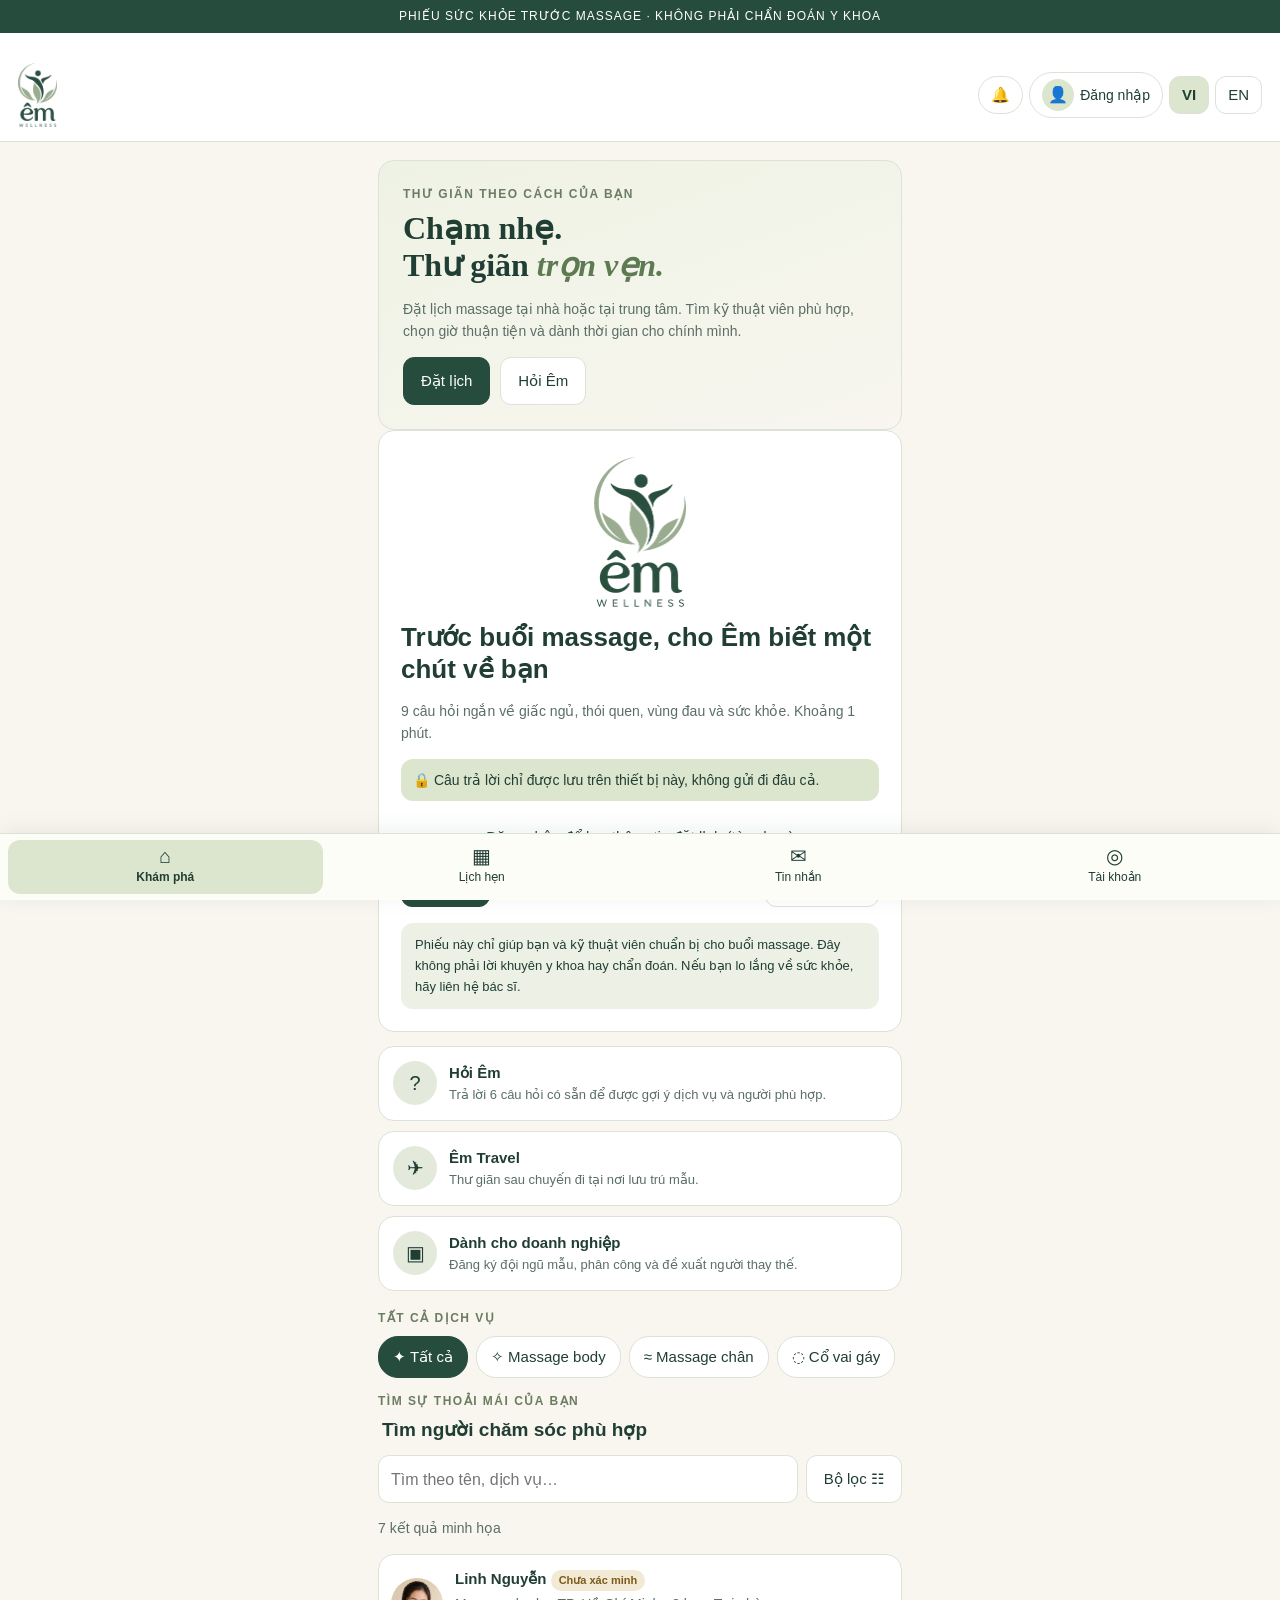
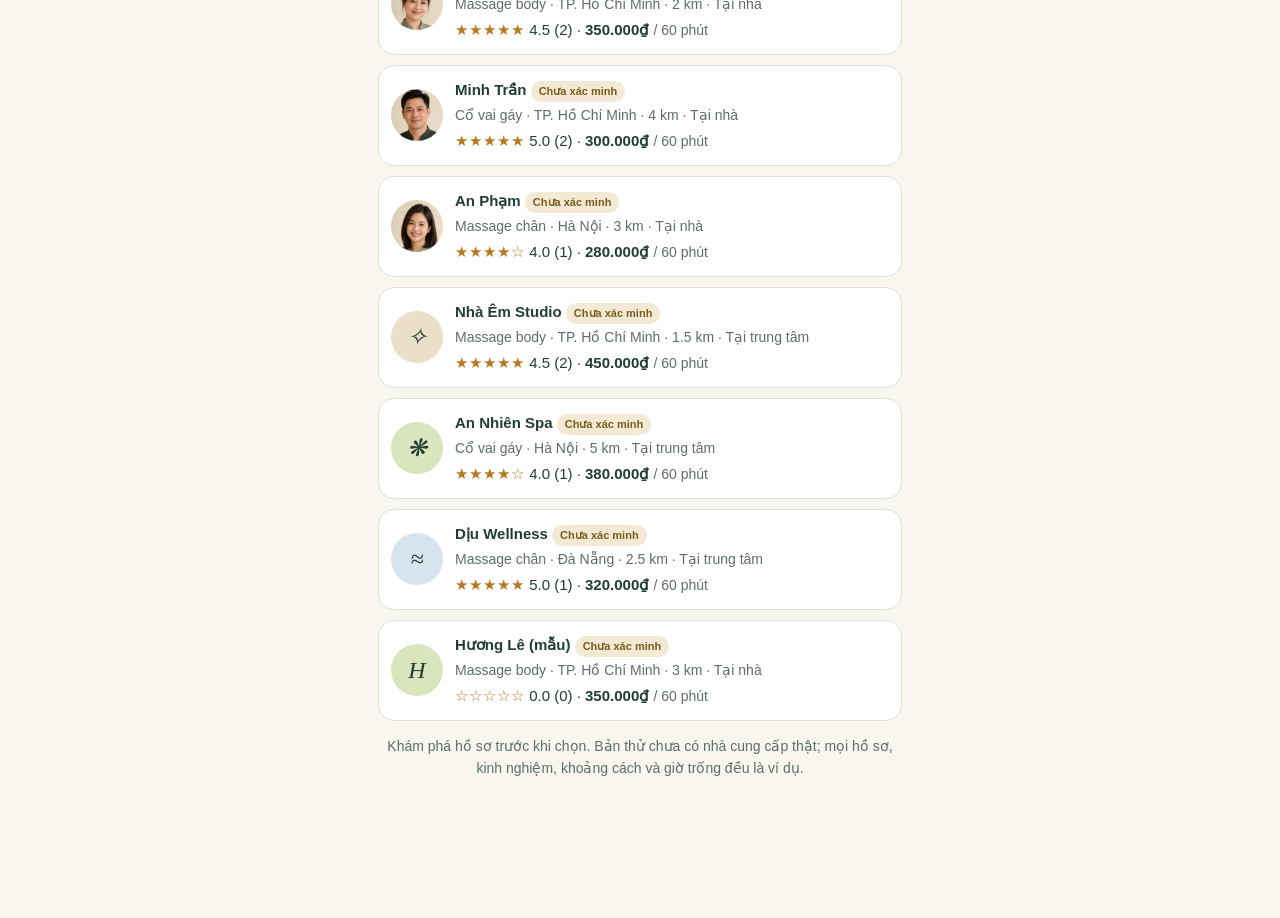
<file: index.html>
<!doctype html><html lang="vi"><head><meta charset="utf-8"><meta name="viewport" content="width=device-width,initial-scale=1,viewport-fit=cover">
<title>Êm Wellness — Self-check</title>
<link rel="manifest" href="manifest.json"><meta name="theme-color" content="#264c3d"><link rel="apple-touch-icon" href="apple-touch-icon.png"><link rel="icon" type="image/png" href="favicon.png"><meta name="apple-mobile-web-app-capable" content="yes"><meta name="mobile-web-app-capable" content="yes"><meta name="apple-mobile-web-app-status-bar-style" content="default"><meta name="apple-mobile-web-app-title" content="Êm Wellness"><meta name="description" content="Êm Wellness self-check quiz">
<link rel="stylesheet" href="app.css?v=15">
</head><body>
<div id="errbar" role="alert"></div><script>
(function(){function show(m){var b=document.getElementById("errbar");if(!b)return;b.style.display="block";b.textContent="Lỗi / Error: "+m+" (v15)"}
window.onerror=function(m,s,l,c){show(m+" @"+(l||0)+":"+(c||0))};window.addEventListener("unhandledrejection",function(e){show(String(e.reason))});
})();</script><div class="notice" id="notice"></div>
<header><img class="logo" src="logo.png" alt="Êm Wellness" width="38" height="64"><div class="lang"><button id="bell" class="bell"></button><button id="acct" class="acct" aria-haspopup="menu"></button><div id="amenu" class="amenu" role="menu" hidden></div> <button id="vi">VI</button> <button id="en">EN</button></div></header>
<main id="app"></main>
<script src="quiz.js?v=15"></script><script src="booking.js?v=15"></script><script src="auth.js?v=15"></script><script src="features.js?v=15"></script><script src="extras.js?v=15"></script><script src="extras2.js?v=15"></script><script src="main.js?v=15"></script>
<script>if("serviceWorker" in navigator){let r=false;const had=!!navigator.serviceWorker.controller;navigator.serviceWorker.addEventListener("controllerchange",()=>{if(had&&!r){r=true;location.reload()}});addEventListener("load",()=>navigator.serviceWorker.register("sw.js",{updateViaCache:"none"}).then(g=>g.update()).catch(()=>{}))}</script></body></html>
</file>
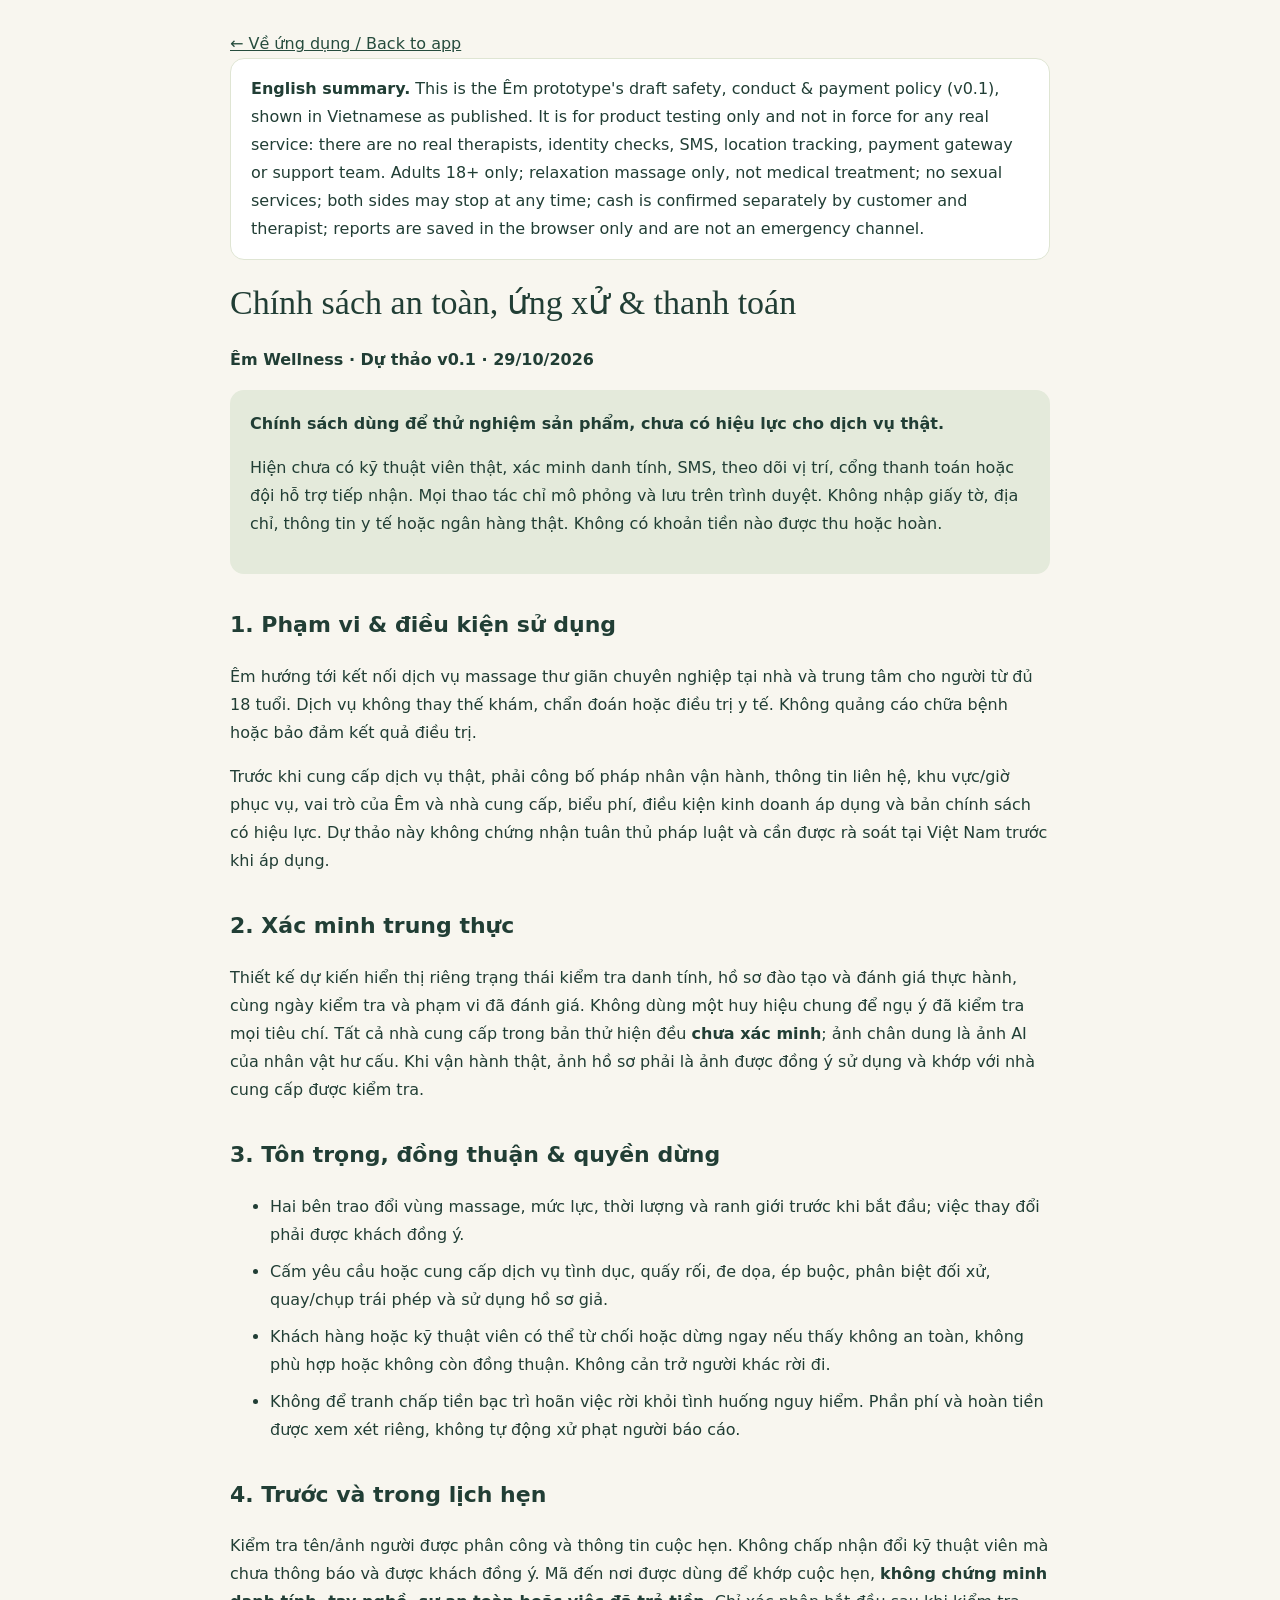
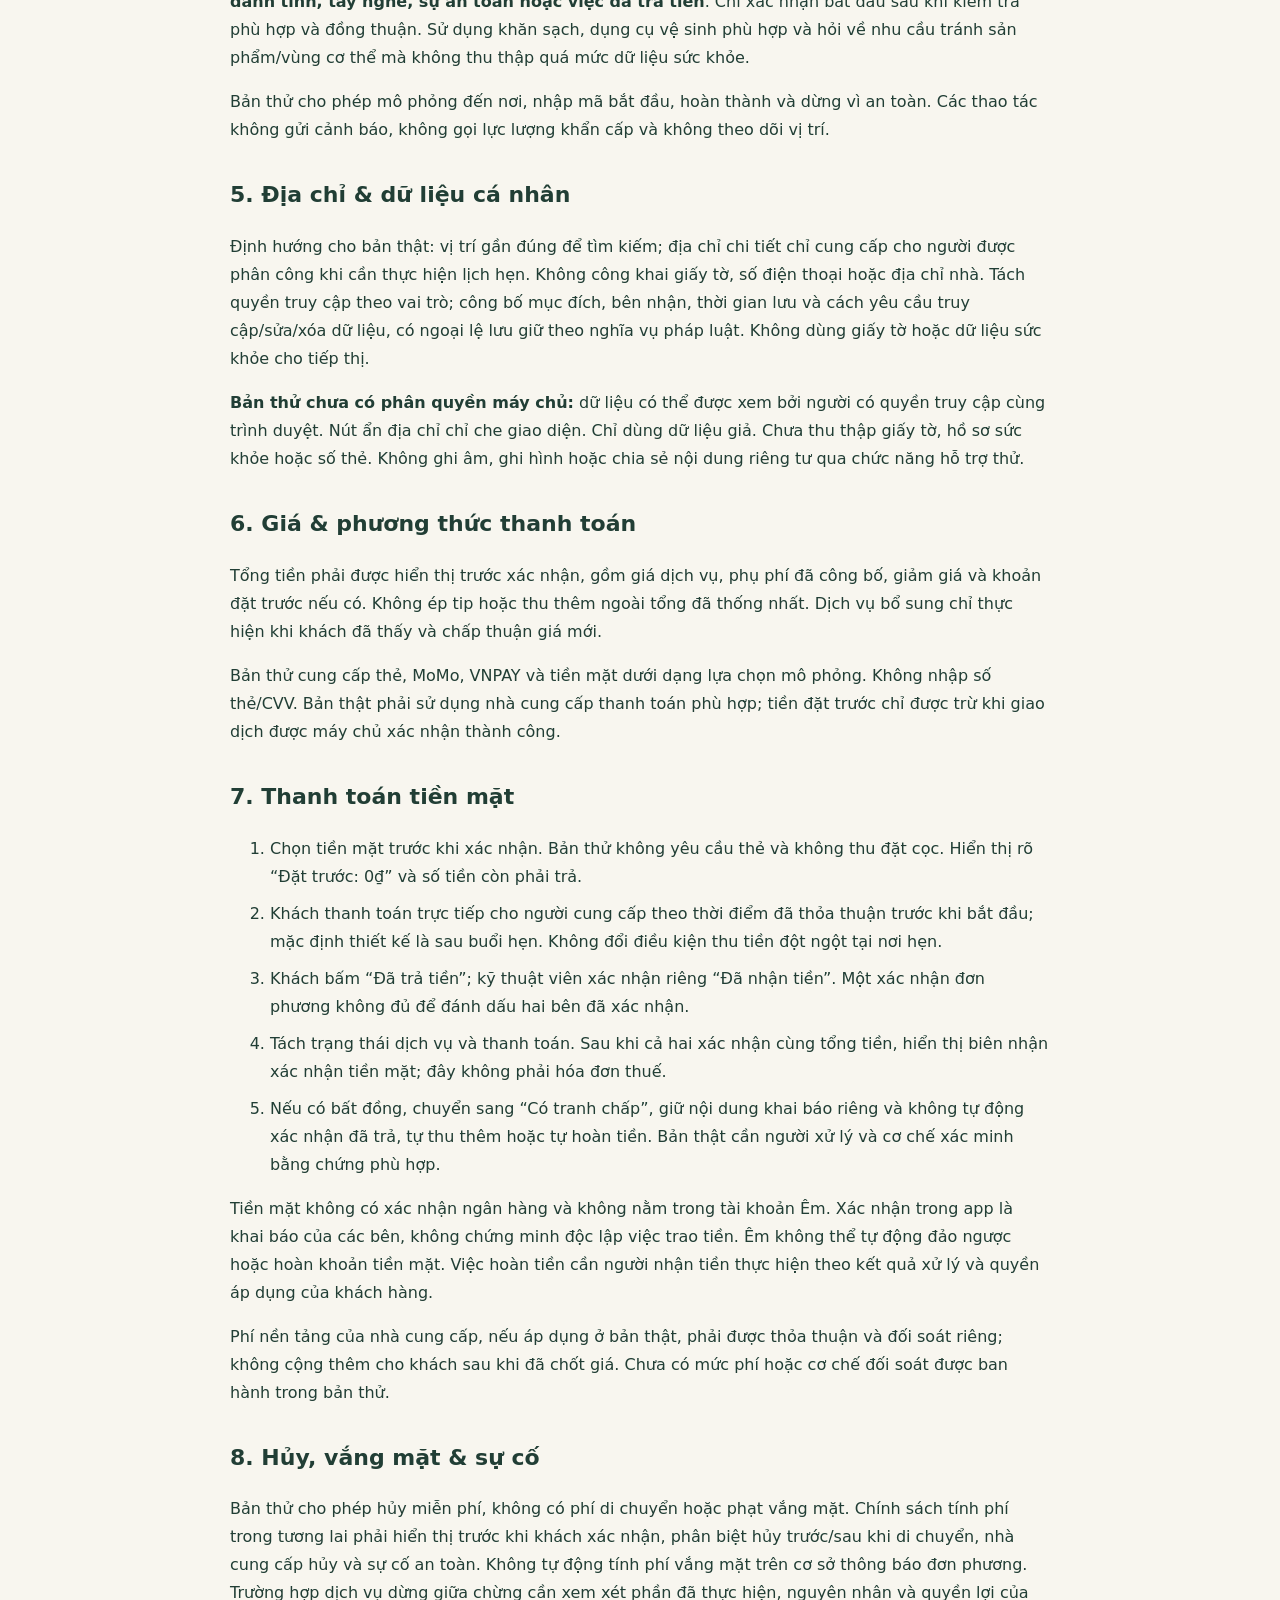
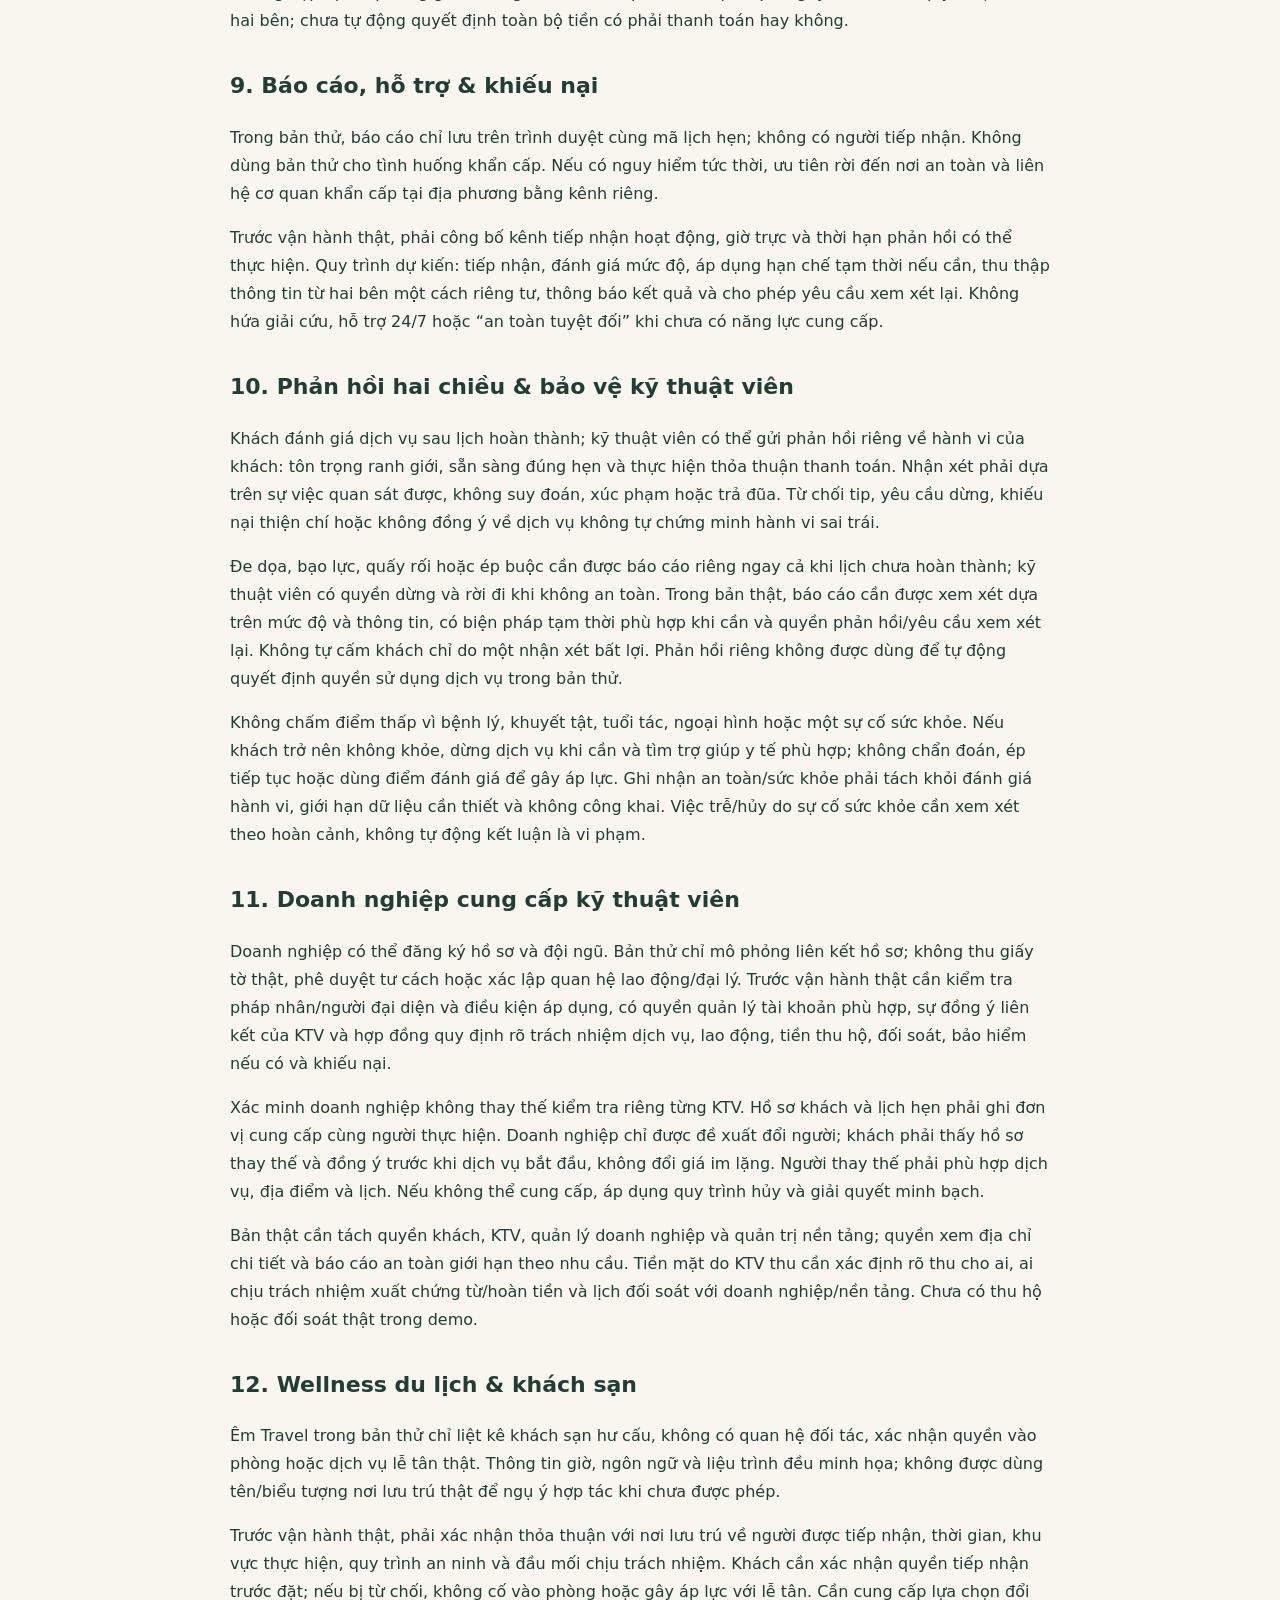
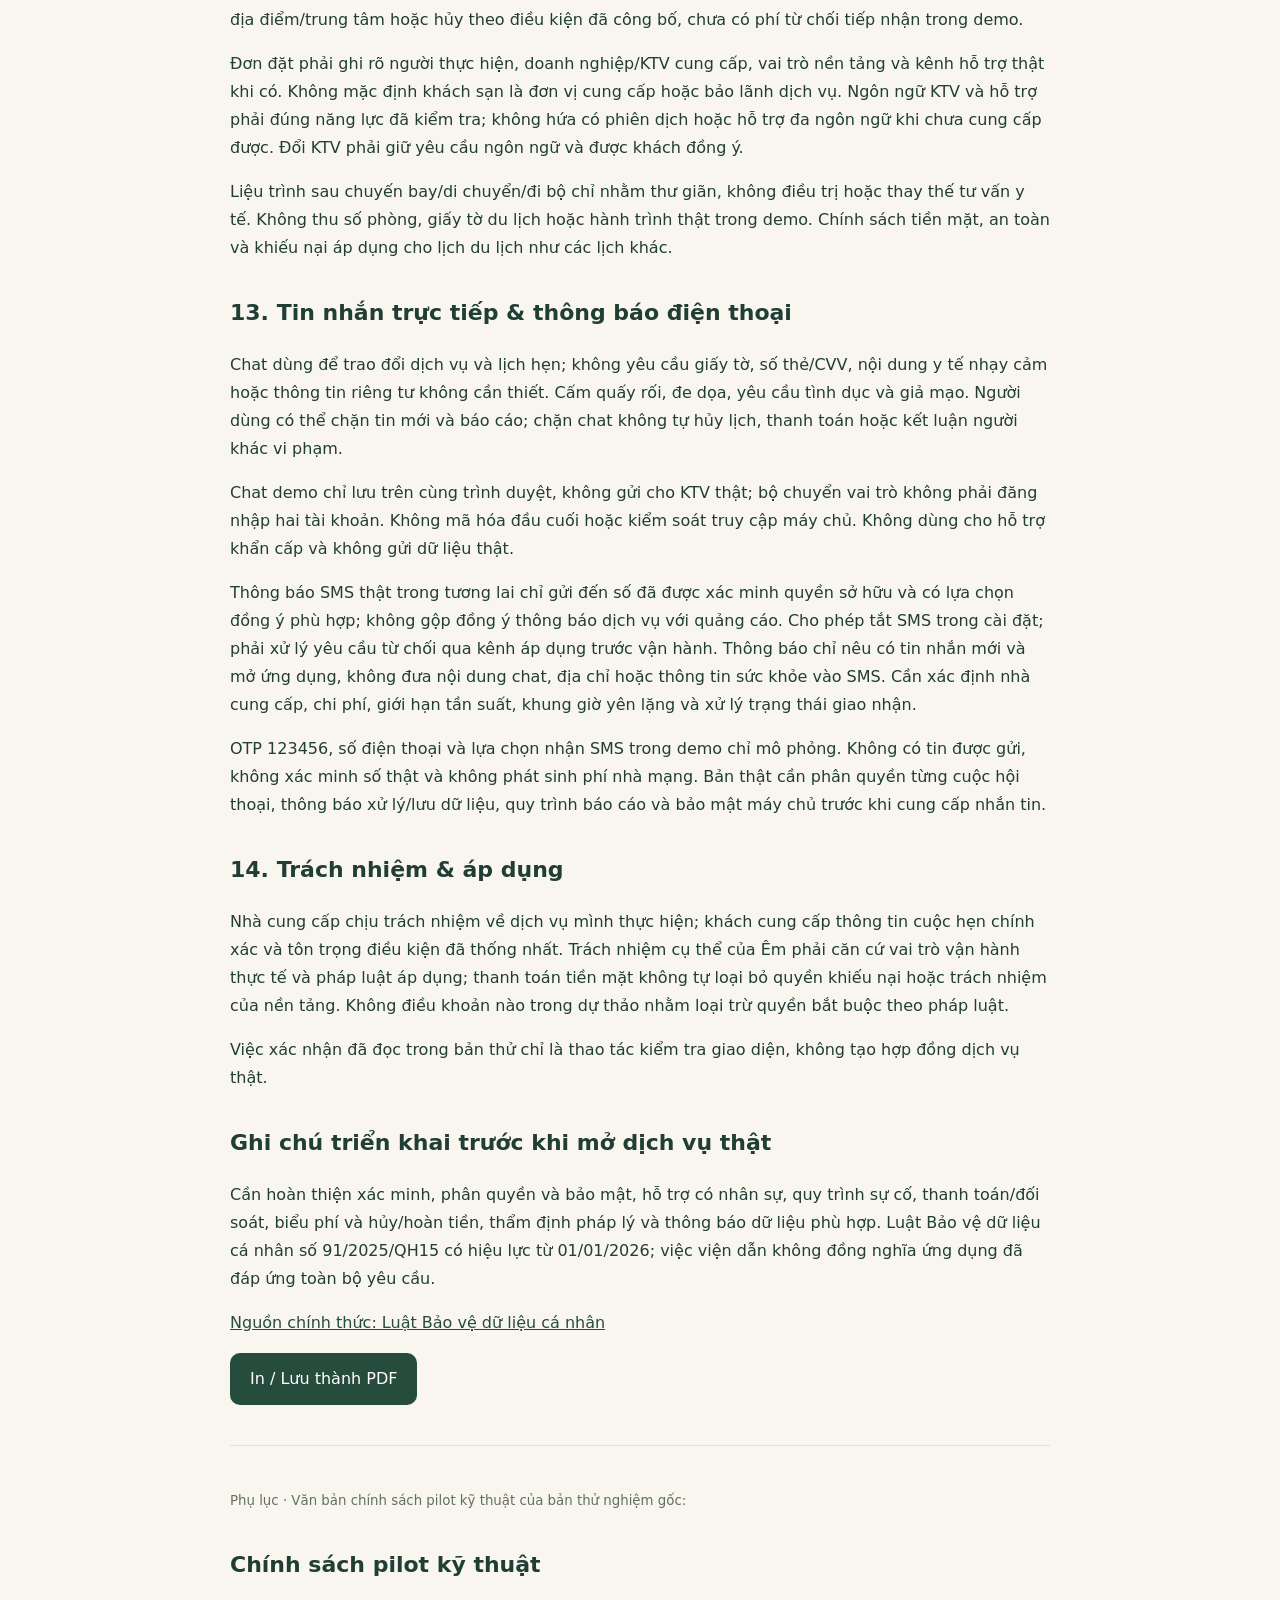
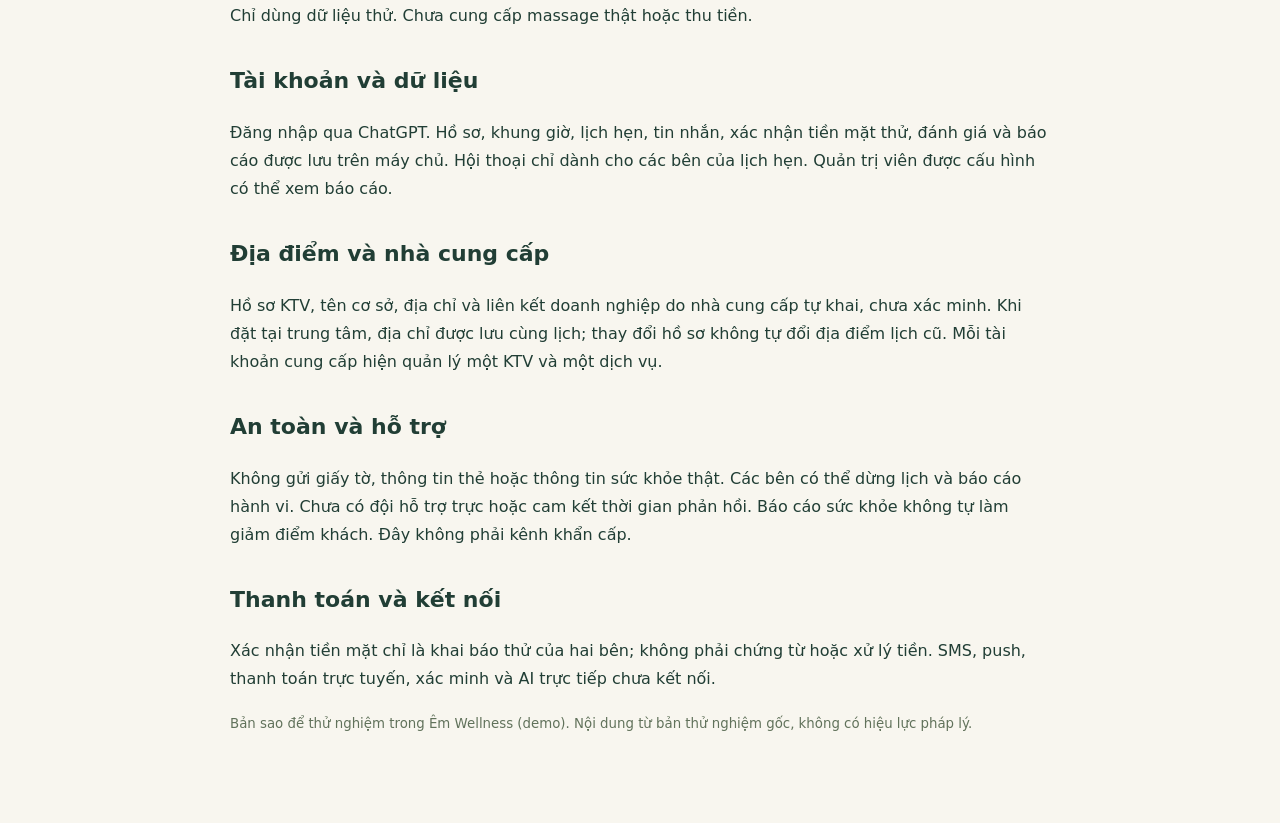
<file: policy.html>
<!doctype html><html lang="vi"><head><meta charset="utf-8"><meta name="viewport" content="width=device-width,initial-scale=1"><title>Êm — Chính sách an toàn & thanh toán · Dự thảo v0.1</title><meta name="theme-color" content="#264c3d"><link rel="icon" href="favicon.png"><style>body{max-width:820px;margin:auto;padding:30px 22px 70px;background:#f8f6ef;color:#213e35;font:16px/1.75 -apple-system,system-ui,Arial,sans-serif}h1{font:34px/1.2 Georgia,serif}h2{font-size:22px;margin-top:32px}a{color:#264c3d}.notice{padding:20px;background:#e4eadb;border-radius:14px}li{margin:9px 0}button{background:#264c3d;color:#fff;border:0;padding:12px 20px;border-radius:10px;font:inherit}small{color:#61725b}.en{background:#fff;border:1px solid #dfe5d3;border-radius:14px;padding:16px 20px}hr{border:0;border-top:1px solid #dfe5d3;margin:40px 0}@media print{button{display:none}}</style></head><body>
<a href="./">← Về ứng dụng / Back to app</a>
<div class="en" lang="en"><b>English summary.</b> This is the Êm prototype's draft safety, conduct & payment policy (v0.1), shown in Vietnamese as published. It is for product testing only and not in force for any real service: there are no real therapists, identity checks, SMS, location tracking, payment gateway or support team. Adults 18+ only; relaxation massage only, not medical treatment; no sexual services; both sides may stop at any time; cash is confirmed separately by customer and therapist; reports are saved in the browser only and are not an emergency channel.</div>
<h1>Chính sách an toàn, ứng xử & thanh toán</h1><p><b>Êm Wellness · Dự thảo v0.1 · 29/10/2026</b></p><div class="notice"><b>Chính sách dùng để thử nghiệm sản phẩm, chưa có hiệu lực cho dịch vụ thật.</b><p>Hiện chưa có kỹ thuật viên thật, xác minh danh tính, SMS, theo dõi vị trí, cổng thanh toán hoặc đội hỗ trợ tiếp nhận. Mọi thao tác chỉ mô phỏng và lưu trên trình duyệt. Không nhập giấy tờ, địa chỉ, thông tin y tế hoặc ngân hàng thật. Không có khoản tiền nào được thu hoặc hoàn.</p></div><h2>1. Phạm vi & điều kiện sử dụng</h2><p>Êm hướng tới kết nối dịch vụ massage thư giãn chuyên nghiệp tại nhà và trung tâm cho người từ đủ 18 tuổi. Dịch vụ không thay thế khám, chẩn đoán hoặc điều trị y tế. Không quảng cáo chữa bệnh hoặc bảo đảm kết quả điều trị.</p><p>Trước khi cung cấp dịch vụ thật, phải công bố pháp nhân vận hành, thông tin liên hệ, khu vực/giờ phục vụ, vai trò của Êm và nhà cung cấp, biểu phí, điều kiện kinh doanh áp dụng và bản chính sách có hiệu lực. Dự thảo này không chứng nhận tuân thủ pháp luật và cần được rà soát tại Việt Nam trước khi áp dụng.</p><h2>2. Xác minh trung thực</h2><p>Thiết kế dự kiến hiển thị riêng trạng thái kiểm tra danh tính, hồ sơ đào tạo và đánh giá thực hành, cùng ngày kiểm tra và phạm vi đã đánh giá. Không dùng một huy hiệu chung để ngụ ý đã kiểm tra mọi tiêu chí. Tất cả nhà cung cấp trong bản thử hiện đều <b>chưa xác minh</b>; ảnh chân dung là ảnh AI của nhân vật hư cấu. Khi vận hành thật, ảnh hồ sơ phải là ảnh được đồng ý sử dụng và khớp với nhà cung cấp được kiểm tra.</p><h2>3. Tôn trọng, đồng thuận & quyền dừng</h2><ul><li>Hai bên trao đổi vùng massage, mức lực, thời lượng và ranh giới trước khi bắt đầu; việc thay đổi phải được khách đồng ý.</li><li>Cấm yêu cầu hoặc cung cấp dịch vụ tình dục, quấy rối, đe dọa, ép buộc, phân biệt đối xử, quay/chụp trái phép và sử dụng hồ sơ giả.</li><li>Khách hàng hoặc kỹ thuật viên có thể từ chối hoặc dừng ngay nếu thấy không an toàn, không phù hợp hoặc không còn đồng thuận. Không cản trở người khác rời đi.</li><li>Không để tranh chấp tiền bạc trì hoãn việc rời khỏi tình huống nguy hiểm. Phần phí và hoàn tiền được xem xét riêng, không tự động xử phạt người báo cáo.</li></ul><h2>4. Trước và trong lịch hẹn</h2><p>Kiểm tra tên/ảnh người được phân công và thông tin cuộc hẹn. Không chấp nhận đổi kỹ thuật viên mà chưa thông báo và được khách đồng ý. Mã đến nơi được dùng để khớp cuộc hẹn, <b>không chứng minh danh tính, tay nghề, sự an toàn hoặc việc đã trả tiền</b>. Chỉ xác nhận bắt đầu sau khi kiểm tra phù hợp và đồng thuận. Sử dụng khăn sạch, dụng cụ vệ sinh phù hợp và hỏi về nhu cầu tránh sản phẩm/vùng cơ thể mà không thu thập quá mức dữ liệu sức khỏe.</p><p>Bản thử cho phép mô phỏng đến nơi, nhập mã bắt đầu, hoàn thành và dừng vì an toàn. Các thao tác không gửi cảnh báo, không gọi lực lượng khẩn cấp và không theo dõi vị trí.</p><h2>5. Địa chỉ & dữ liệu cá nhân</h2><p>Định hướng cho bản thật: vị trí gần đúng để tìm kiếm; địa chỉ chi tiết chỉ cung cấp cho người được phân công khi cần thực hiện lịch hẹn. Không công khai giấy tờ, số điện thoại hoặc địa chỉ nhà. Tách quyền truy cập theo vai trò; công bố mục đích, bên nhận, thời gian lưu và cách yêu cầu truy cập/sửa/xóa dữ liệu, có ngoại lệ lưu giữ theo nghĩa vụ pháp luật. Không dùng giấy tờ hoặc dữ liệu sức khỏe cho tiếp thị.</p><p><b>Bản thử chưa có phân quyền máy chủ:</b> dữ liệu có thể được xem bởi người có quyền truy cập cùng trình duyệt. Nút ẩn địa chỉ chỉ che giao diện. Chỉ dùng dữ liệu giả. Chưa thu thập giấy tờ, hồ sơ sức khỏe hoặc số thẻ. Không ghi âm, ghi hình hoặc chia sẻ nội dung riêng tư qua chức năng hỗ trợ thử.</p><h2>6. Giá & phương thức thanh toán</h2><p>Tổng tiền phải được hiển thị trước xác nhận, gồm giá dịch vụ, phụ phí đã công bố, giảm giá và khoản đặt trước nếu có. Không ép tip hoặc thu thêm ngoài tổng đã thống nhất. Dịch vụ bổ sung chỉ thực hiện khi khách đã thấy và chấp thuận giá mới.</p><p>Bản thử cung cấp thẻ, MoMo, VNPAY và tiền mặt dưới dạng lựa chọn mô phỏng. Không nhập số thẻ/CVV. Bản thật phải sử dụng nhà cung cấp thanh toán phù hợp; tiền đặt trước chỉ được trừ khi giao dịch được máy chủ xác nhận thành công.</p><h2>7. Thanh toán tiền mặt</h2><ol><li>Chọn tiền mặt trước khi xác nhận. Bản thử không yêu cầu thẻ và không thu đặt cọc. Hiển thị rõ “Đặt trước: 0₫” và số tiền còn phải trả.</li><li>Khách thanh toán trực tiếp cho người cung cấp theo thời điểm đã thỏa thuận trước khi bắt đầu; mặc định thiết kế là sau buổi hẹn. Không đổi điều kiện thu tiền đột ngột tại nơi hẹn.</li><li>Khách bấm “Đã trả tiền”; kỹ thuật viên xác nhận riêng “Đã nhận tiền”. Một xác nhận đơn phương không đủ để đánh dấu hai bên đã xác nhận.</li><li>Tách trạng thái dịch vụ và thanh toán. Sau khi cả hai xác nhận cùng tổng tiền, hiển thị biên nhận xác nhận tiền mặt; đây không phải hóa đơn thuế.</li><li>Nếu có bất đồng, chuyển sang “Có tranh chấp”, giữ nội dung khai báo riêng và không tự động xác nhận đã trả, tự thu thêm hoặc tự hoàn tiền. Bản thật cần người xử lý và cơ chế xác minh bằng chứng phù hợp.</li></ol><p>Tiền mặt không có xác nhận ngân hàng và không nằm trong tài khoản Êm. Xác nhận trong app là khai báo của các bên, không chứng minh độc lập việc trao tiền. Êm không thể tự động đảo ngược hoặc hoàn khoản tiền mặt. Việc hoàn tiền cần người nhận tiền thực hiện theo kết quả xử lý và quyền áp dụng của khách hàng.</p><p>Phí nền tảng của nhà cung cấp, nếu áp dụng ở bản thật, phải được thỏa thuận và đối soát riêng; không cộng thêm cho khách sau khi đã chốt giá. Chưa có mức phí hoặc cơ chế đối soát được ban hành trong bản thử.</p><h2>8. Hủy, vắng mặt & sự cố</h2><p>Bản thử cho phép hủy miễn phí, không có phí di chuyển hoặc phạt vắng mặt. Chính sách tính phí trong tương lai phải hiển thị trước khi khách xác nhận, phân biệt hủy trước/sau khi di chuyển, nhà cung cấp hủy và sự cố an toàn. Không tự động tính phí vắng mặt trên cơ sở thông báo đơn phương. Trường hợp dịch vụ dừng giữa chừng cần xem xét phần đã thực hiện, nguyên nhân và quyền lợi của hai bên; chưa tự động quyết định toàn bộ tiền có phải thanh toán hay không.</p><h2>9. Báo cáo, hỗ trợ & khiếu nại</h2><p>Trong bản thử, báo cáo chỉ lưu trên trình duyệt cùng mã lịch hẹn; không có người tiếp nhận. Không dùng bản thử cho tình huống khẩn cấp. Nếu có nguy hiểm tức thời, ưu tiên rời đến nơi an toàn và liên hệ cơ quan khẩn cấp tại địa phương bằng kênh riêng.</p><p>Trước vận hành thật, phải công bố kênh tiếp nhận hoạt động, giờ trực và thời hạn phản hồi có thể thực hiện. Quy trình dự kiến: tiếp nhận, đánh giá mức độ, áp dụng hạn chế tạm thời nếu cần, thu thập thông tin từ hai bên một cách riêng tư, thông báo kết quả và cho phép yêu cầu xem xét lại. Không hứa giải cứu, hỗ trợ 24/7 hoặc “an toàn tuyệt đối” khi chưa có năng lực cung cấp.</p><h2>10. Phản hồi hai chiều & bảo vệ kỹ thuật viên</h2><p>Khách đánh giá dịch vụ sau lịch hoàn thành; kỹ thuật viên có thể gửi phản hồi riêng về hành vi của khách: tôn trọng ranh giới, sẵn sàng đúng hẹn và thực hiện thỏa thuận thanh toán. Nhận xét phải dựa trên sự việc quan sát được, không suy đoán, xúc phạm hoặc trả đũa. Từ chối tip, yêu cầu dừng, khiếu nại thiện chí hoặc không đồng ý về dịch vụ không tự chứng minh hành vi sai trái.</p><p>Đe dọa, bạo lực, quấy rối hoặc ép buộc cần được báo cáo riêng ngay cả khi lịch chưa hoàn thành; kỹ thuật viên có quyền dừng và rời đi khi không an toàn. Trong bản thật, báo cáo cần được xem xét dựa trên mức độ và thông tin, có biện pháp tạm thời phù hợp khi cần và quyền phản hồi/yêu cầu xem xét lại. Không tự cấm khách chỉ do một nhận xét bất lợi. Phản hồi riêng không được dùng để tự động quyết định quyền sử dụng dịch vụ trong bản thử.</p><p>Không chấm điểm thấp vì bệnh lý, khuyết tật, tuổi tác, ngoại hình hoặc một sự cố sức khỏe. Nếu khách trở nên không khỏe, dừng dịch vụ khi cần và tìm trợ giúp y tế phù hợp; không chẩn đoán, ép tiếp tục hoặc dùng điểm đánh giá để gây áp lực. Ghi nhận an toàn/sức khỏe phải tách khỏi đánh giá hành vi, giới hạn dữ liệu cần thiết và không công khai. Việc trễ/hủy do sự cố sức khỏe cần xem xét theo hoàn cảnh, không tự động kết luận là vi phạm.</p><h2>11. Doanh nghiệp cung cấp kỹ thuật viên</h2><p>Doanh nghiệp có thể đăng ký hồ sơ và đội ngũ. Bản thử chỉ mô phỏng liên kết hồ sơ; không thu giấy tờ thật, phê duyệt tư cách hoặc xác lập quan hệ lao động/đại lý. Trước vận hành thật cần kiểm tra pháp nhân/người đại diện và điều kiện áp dụng, có quyền quản lý tài khoản phù hợp, sự đồng ý liên kết của KTV và hợp đồng quy định rõ trách nhiệm dịch vụ, lao động, tiền thu hộ, đối soát, bảo hiểm nếu có và khiếu nại.</p><p>Xác minh doanh nghiệp không thay thế kiểm tra riêng từng KTV. Hồ sơ khách và lịch hẹn phải ghi đơn vị cung cấp cùng người thực hiện. Doanh nghiệp chỉ được đề xuất đổi người; khách phải thấy hồ sơ thay thế và đồng ý trước khi dịch vụ bắt đầu, không đổi giá im lặng. Người thay thế phải phù hợp dịch vụ, địa điểm và lịch. Nếu không thể cung cấp, áp dụng quy trình hủy và giải quyết minh bạch.</p><p>Bản thật cần tách quyền khách, KTV, quản lý doanh nghiệp và quản trị nền tảng; quyền xem địa chỉ chi tiết và báo cáo an toàn giới hạn theo nhu cầu. Tiền mặt do KTV thu cần xác định rõ thu cho ai, ai chịu trách nhiệm xuất chứng từ/hoàn tiền và lịch đối soát với doanh nghiệp/nền tảng. Chưa có thu hộ hoặc đối soát thật trong demo.</p><h2>12. Wellness du lịch & khách sạn</h2><p>Êm Travel trong bản thử chỉ liệt kê khách sạn hư cấu, không có quan hệ đối tác, xác nhận quyền vào phòng hoặc dịch vụ lễ tân thật. Thông tin giờ, ngôn ngữ và liệu trình đều minh họa; không được dùng tên/biểu tượng nơi lưu trú thật để ngụ ý hợp tác khi chưa được phép.</p><p>Trước vận hành thật, phải xác nhận thỏa thuận với nơi lưu trú về người được tiếp nhận, thời gian, khu vực thực hiện, quy trình an ninh và đầu mối chịu trách nhiệm. Khách cần xác nhận quyền tiếp nhận trước đặt; nếu bị từ chối, không cố vào phòng hoặc gây áp lực với lễ tân. Cần cung cấp lựa chọn đổi địa điểm/trung tâm hoặc hủy theo điều kiện đã công bố, chưa có phí từ chối tiếp nhận trong demo.</p><p>Đơn đặt phải ghi rõ người thực hiện, doanh nghiệp/KTV cung cấp, vai trò nền tảng và kênh hỗ trợ thật khi có. Không mặc định khách sạn là đơn vị cung cấp hoặc bảo lãnh dịch vụ. Ngôn ngữ KTV và hỗ trợ phải đúng năng lực đã kiểm tra; không hứa có phiên dịch hoặc hỗ trợ đa ngôn ngữ khi chưa cung cấp được. Đổi KTV phải giữ yêu cầu ngôn ngữ và được khách đồng ý.</p><p>Liệu trình sau chuyến bay/di chuyển/đi bộ chỉ nhằm thư giãn, không điều trị hoặc thay thế tư vấn y tế. Không thu số phòng, giấy tờ du lịch hoặc hành trình thật trong demo. Chính sách tiền mặt, an toàn và khiếu nại áp dụng cho lịch du lịch như các lịch khác.</p><h2>13. Tin nhắn trực tiếp & thông báo điện thoại</h2><p>Chat dùng để trao đổi dịch vụ và lịch hẹn; không yêu cầu giấy tờ, số thẻ/CVV, nội dung y tế nhạy cảm hoặc thông tin riêng tư không cần thiết. Cấm quấy rối, đe dọa, yêu cầu tình dục và giả mạo. Người dùng có thể chặn tin mới và báo cáo; chặn chat không tự hủy lịch, thanh toán hoặc kết luận người khác vi phạm.</p><p>Chat demo chỉ lưu trên cùng trình duyệt, không gửi cho KTV thật; bộ chuyển vai trò không phải đăng nhập hai tài khoản. Không mã hóa đầu cuối hoặc kiểm soát truy cập máy chủ. Không dùng cho hỗ trợ khẩn cấp và không gửi dữ liệu thật.</p><p>Thông báo SMS thật trong tương lai chỉ gửi đến số đã được xác minh quyền sở hữu và có lựa chọn đồng ý phù hợp; không gộp đồng ý thông báo dịch vụ với quảng cáo. Cho phép tắt SMS trong cài đặt; phải xử lý yêu cầu từ chối qua kênh áp dụng trước vận hành. Thông báo chỉ nêu có tin nhắn mới và mở ứng dụng, không đưa nội dung chat, địa chỉ hoặc thông tin sức khỏe vào SMS. Cần xác định nhà cung cấp, chi phí, giới hạn tần suất, khung giờ yên lặng và xử lý trạng thái giao nhận.</p><p>OTP 123456, số điện thoại và lựa chọn nhận SMS trong demo chỉ mô phỏng. Không có tin được gửi, không xác minh số thật và không phát sinh phí nhà mạng. Bản thật cần phân quyền từng cuộc hội thoại, thông báo xử lý/lưu dữ liệu, quy trình báo cáo và bảo mật máy chủ trước khi cung cấp nhắn tin.</p><h2>14. Trách nhiệm & áp dụng</h2><p>Nhà cung cấp chịu trách nhiệm về dịch vụ mình thực hiện; khách cung cấp thông tin cuộc hẹn chính xác và tôn trọng điều kiện đã thống nhất. Trách nhiệm cụ thể của Êm phải căn cứ vai trò vận hành thực tế và pháp luật áp dụng; thanh toán tiền mặt không tự loại bỏ quyền khiếu nại hoặc trách nhiệm của nền tảng. Không điều khoản nào trong dự thảo nhằm loại trừ quyền bắt buộc theo pháp luật.</p><p>Việc xác nhận đã đọc trong bản thử chỉ là thao tác kiểm tra giao diện, không tạo hợp đồng dịch vụ thật.</p><h2>Ghi chú triển khai trước khi mở dịch vụ thật</h2><p>Cần hoàn thiện xác minh, phân quyền và bảo mật, hỗ trợ có nhân sự, quy trình sự cố, thanh toán/đối soát, biểu phí và hủy/hoàn tiền, thẩm định pháp lý và thông báo dữ liệu phù hợp. Luật Bảo vệ dữ liệu cá nhân số 91/2025/QH15 có hiệu lực từ 01/01/2026; việc viện dẫn không đồng nghĩa ứng dụng đã đáp ứng toàn bộ yêu cầu.</p><p><a href="https://chinhphu.vn/?classid=1&docid=214590&orggroupid=1&pageid=27160">Nguồn chính thức: Luật Bảo vệ dữ liệu cá nhân</a></p><button onclick="window.print()">In / Lưu thành PDF</button>
<hr><p><small>Phụ lục · Văn bản chính sách pilot kỹ thuật của bản thử nghiệm gốc:</small></p><h2>Chính sách pilot kỹ thuật</h2><p>Chỉ dùng dữ liệu thử. Chưa cung cấp massage thật hoặc thu tiền.</p><h2>Tài khoản và dữ liệu</h2><p>Đăng nhập qua ChatGPT. Hồ sơ, khung giờ, lịch hẹn, tin nhắn, xác nhận tiền mặt thử, đánh giá và báo cáo được lưu trên máy chủ. Hội thoại chỉ dành cho các bên của lịch hẹn. Quản trị viên được cấu hình có thể xem báo cáo.</p><h2>Địa điểm và nhà cung cấp</h2><p>Hồ sơ KTV, tên cơ sở, địa chỉ và liên kết doanh nghiệp do nhà cung cấp tự khai, chưa xác minh. Khi đặt tại trung tâm, địa chỉ được lưu cùng lịch; thay đổi hồ sơ không tự đổi địa điểm lịch cũ. Mỗi tài khoản cung cấp hiện quản lý một KTV và một dịch vụ.</p><h2>An toàn và hỗ trợ</h2><p>Không gửi giấy tờ, thông tin thẻ hoặc thông tin sức khỏe thật. Các bên có thể dừng lịch và báo cáo hành vi. Chưa có đội hỗ trợ trực hoặc cam kết thời gian phản hồi. Báo cáo sức khỏe không tự làm giảm điểm khách. Đây không phải kênh khẩn cấp.</p><h2>Thanh toán và kết nối</h2><p>Xác nhận tiền mặt chỉ là khai báo thử của hai bên; không phải chứng từ hoặc xử lý tiền. SMS, push, thanh toán trực tuyến, xác minh và AI trực tiếp chưa kết nối.</p>
<p><small>Bản sao để thử nghiệm trong Êm Wellness (demo). Nội dung từ bản thử nghiệm gốc, không có hiệu lực pháp lý.</small></p></body></html>
</file>
<file: app.css>
/* Brand tokens — matched to Êm Wellness pilot site */
:root{--ink:#213e35;--primary:#264c3d;--primary-hover:#40634d;--sage:#dce6ce;--paper:#f8f6ef;--line:#dce2d8;--accent:#8ca560;--soft:#edf1e5;--warn:#8a4233;--radius:16px;--font:Arial,sans-serif}
*{box-sizing:border-box}button,a{touch-action:manipulation;-webkit-tap-highlight-color:transparent}body{margin:0;background:var(--paper);color:var(--ink);font:15px/1.6 var(--font)}
.notice{background:var(--primary);color:#fff;text-align:center;font-size:12px;letter-spacing:1px;padding:7px 12px}
header{display:flex;justify-content:space-between;align-items:center;gap:12px;padding:14px 18px;background:#fff;border-bottom:1px solid var(--line);margin-bottom:18px}
.logo{height:64px;width:auto;display:block}.hero{display:block;height:150px;width:auto;margin:4px auto 14px}
main{max-width:560px;margin:0 auto;padding:0 18px 40px}
.card{background:#fff;border:1px solid var(--line);border-radius:var(--radius);padding:22px}
button{font:inherit;border:1px solid var(--line);background:#fff;color:var(--ink);border-radius:11px;min-height:44px;padding:11px 17px;cursor:pointer}.primary{background:var(--primary);color:#fff;border-color:var(--primary)}
button:focus-visible{outline:3px solid var(--accent);outline-offset:3px}button:disabled{opacity:.45;cursor:default}
.lang button{min-height:36px;padding:6px 12px}.lang .on{background:var(--sage);font-weight:700}
h1{font-size:26px;line-height:1.25;margin:6px 0 10px}h2{font-size:19px;margin:0 0 14px}
.muted{color:#5b6f66;font-size:14px}.disc{background:var(--soft);border-radius:12px;padding:12px 14px;font-size:13px;margin-top:16px}
.bar{height:8px;background:var(--sage);border-radius:9px;overflow:hidden;margin:6px 0 18px}.bar i{display:block;height:100%;background:var(--primary);transition:width .3s}
.cat{font-size:12px;letter-spacing:2px;text-transform:uppercase;color:var(--primary-hover)}
.opts{display:grid;gap:10px;margin:16px 0}.opts button{text-align:left}.opts .sel{background:var(--sage);border-color:var(--accent);font-weight:600}
.nav{display:flex;gap:10px;justify-content:space-between;flex-wrap:wrap}
.score{font-size:54px;font-weight:700;line-height:1}.row{margin:12px 0}.row .bar{margin:4px 0 0}
ul{padding-left:20px}li{margin:6px 0}.stack{display:grid;gap:14px}
.btn{display:inline-flex;align-items:center;justify-content:center;text-decoration:none;border-radius:11px;min-height:44px;padding:11px 17px;border:1px solid var(--line);color:var(--ink);background:#fff}.btn.primary{background:var(--primary);color:#fff;border-color:var(--primary)}.btn.big{width:100%;font-size:17px;font-weight:700;min-height:52px}.btn:focus-visible{outline:3px solid var(--accent);outline-offset:3px}.book{background:var(--sage);border-color:var(--sage)}.lang{display:flex;gap:6px;flex-wrap:wrap;justify-content:flex-end}.big{width:100%;font-size:17px;font-weight:700;min-height:52px}
.testbanner{background:#fff7e6;border:1px dashed #c9a85b;color:#6b4e12;border-radius:12px;padding:10px 12px;font-size:12px;letter-spacing:.3px}
.steps{display:flex;flex-wrap:wrap;gap:6px 12px;font-size:12px;color:#5b6f66}.steps .cur{color:var(--ink);font-weight:700}.steps .done{color:var(--primary-hover)}
.chips{display:flex;flex-wrap:wrap;gap:8px;margin:8px 0 14px}.chip{min-height:40px;padding:8px 14px;border-radius:20px}.chip.on{background:var(--primary);color:#fff;border-color:var(--primary)}
.svc{line-height:1.5}.sugg{background:var(--soft);border-radius:10px;padding:8px 12px;font-size:14px}.lbl{font-weight:600;margin:14px 0 4px;display:block}
input{font:inherit;width:100%;min-height:46px;border:1px solid var(--line);border-radius:11px;padding:10px 12px;font-size:16px;color:var(--ink);background:#fff}input:focus{outline:3px solid var(--accent);outline-offset:1px}
.err{color:var(--warn);font-size:13px;margin:6px 0 0}.rev{display:grid;grid-template-columns:auto 1fr;gap:6px 14px;margin:0}.rev dt{color:#5b6f66}.rev dd{margin:0}
.bitem{display:flex;justify-content:space-between;gap:10px;align-items:center;border-top:1px solid var(--line);padding:12px 0}.bitem.off{opacity:.55}.cx{color:var(--warn);border-color:#d4a596;min-height:40px}
@media (hover:hover) and (pointer:fine){button:hover{background:var(--soft)}.primary:hover{background:var(--primary-hover)}.btn:hover{background:var(--soft)}.btn.primary:hover{background:var(--primary-hover)}}
header{padding-top:max(14px,env(safe-area-inset-top))!important;padding-left:max(18px,env(safe-area-inset-left));padding-right:max(18px,env(safe-area-inset-right))}
main{padding-bottom:max(40px,env(safe-area-inset-bottom))}
button{-webkit-user-select:none;user-select:none;-webkit-appearance:none;appearance:none}
#errbar{position:fixed;left:8px;right:8px;bottom:max(8px,env(safe-area-inset-bottom));z-index:99;background:#8a4233;color:#fff;font-size:12px;padding:8px 10px;border-radius:10px;display:none;word-break:break-word}
.opts button{position:relative;padding-right:44px}.opts .sel{background:var(--primary)!important;color:#fff;border:2px solid var(--primary);font-weight:700}.opts .sel::after{content:"✓";position:absolute;right:16px;top:50%;transform:translateY(-50%);font-weight:700}
header{padding-top:calc(16px + max(14px,env(safe-area-inset-top)))!important}
.privacy{background:var(--sage);border-radius:12px;padding:10px 12px;font-size:14px}.flags{border:2px solid #b7791f;background:#fff8e6;border-radius:14px;padding:12px 14px;margin-top:12px}.flags ul{margin:6px 0 0;padding-left:18px}.rev dd{margin:2px 0 10px;font-weight:600}
.rev.sum{display:block}.rev.sum dt{color:var(--muted,#666);font-size:14px}.rev.sum dd{margin:2px 0 12px}
header{position:relative}.lang{display:flex;align-items:center;gap:6px}.acct{display:inline-flex;align-items:center;gap:6px;min-height:40px;padding:4px 10px 4px 4px;border-radius:999px}.av{display:inline-grid;place-items:center;width:32px;height:32px;border-radius:50%;background:var(--primary);color:#fff;font-weight:700}.av.ic{background:var(--sage);font-size:16px}.an{max-width:90px;overflow:hidden;text-overflow:ellipsis;white-space:nowrap;font-size:14px}@media (max-width:420px){.an{display:none}.acct{padding:4px}}
.amenu{position:absolute;right:12px;top:100%;z-index:50;background:#fff;border:1px solid var(--line);border-radius:14px;box-shadow:0 10px 30px rgba(0,0,0,.12);padding:6px;min-width:210px;display:flex;flex-direction:column;gap:4px}.amenu[hidden]{display:none}.amenu button{text-align:left;width:100%;border:0;min-height:44px}.amenu .mh{padding:8px 10px;border-bottom:1px solid var(--line);font-size:14px}
.auth .hero{margin:0 auto 8px;display:block}.seg{display:flex;background:var(--sage);border-radius:12px;padding:4px;margin-bottom:14px}.seg button{flex:1;border:0;background:transparent;min-height:42px}.seg .on{background:#fff;font-weight:700;box-shadow:0 1px 3px rgba(0,0,0,.1)}.auth .big{width:100%;margin-top:14px}.linkb{background:none;border:0;color:var(--primary);text-decoration:underline;min-height:44px;padding:8px 0;width:100%}.or{border-top:1px solid var(--line);margin:14px 0 0}input.code{font-size:24px;letter-spacing:10px;text-align:center}
body{padding-bottom:calc(84px + env(safe-area-inset-bottom))}
.tabbar{position:fixed;left:0;right:0;bottom:0;z-index:40;background:#fdfdf8;box-shadow:0 -3px 20px #213e3514;border-top:1px solid var(--line);display:grid;grid-template-columns:repeat(4,1fr);gap:2px;padding:6px 8px calc(6px + env(safe-area-inset-bottom))}
.tabbar button{position:relative;border:0;background:transparent;display:flex;flex-direction:column;align-items:center;gap:2px;font-size:12px;min-height:54px;padding:6px 2px;border-radius:12px;color:var(--ink)}.tabbar button span{font-size:20px;line-height:1}.tabbar .on{background:var(--sage);font-weight:700}
.dot{position:absolute;top:6px;right:24%;width:9px;height:9px;border-radius:50%;background:#c0392b}.bell{position:relative;min-height:40px;min-width:40px;padding:4px 8px;border-radius:999px}.badge{position:absolute;top:-2px;right:-4px;background:#c0392b;color:#fff;border-radius:999px;font-size:11px;min-width:18px;height:18px;line-height:18px;padding:0 4px;font-weight:700}.badge.in{position:static;display:inline-block}
.sect{margin:22px 4px 10px}.plist{display:flex;flex-direction:column;gap:10px}.pcard{display:flex;align-items:center;gap:12px;text-align:left;width:100%;background:#fff;border:1px solid var(--line);border-radius:16px;padding:12px;position:relative}.pcard .dot{top:12px;right:12px}.pi{display:flex;flex-direction:column;gap:2px;min-width:0}.pi .muted{font-size:14px;margin:0}
.pav{display:inline-grid;place-items:center;flex:none;width:52px;height:52px;border-radius:50%;font:italic 24px Georgia,serif;color:var(--ink)}.pav.big{width:84px;height:84px;font-size:38px;margin:0 auto 6px}.prof{text-align:center}.prof h1{margin:6px 0}.prof .nav{justify-content:center}.stars{color:#b7791f;letter-spacing:1px}
.svcrow{display:flex;justify-content:space-between;gap:10px;padding:10px 0;border-bottom:1px solid var(--line)}.rev1{padding:10px 0;border-bottom:1px solid var(--line)}.rev1 p{margin:4px 0 0}.tag{display:inline-block;font-size:12px;padding:2px 8px;border-radius:999px;background:var(--sage);font-weight:400}
.st-active{background:#fff3cd}.st-confirmed{background:#d6e4ef}.st-completed{background:#d9e5bb}.st-cancelled{background:#eee;color:#777}.bact{display:flex;flex-direction:column;gap:6px}.linkb.left{text-align:left;width:auto;text-decoration:none;font-weight:600}
.starpick{display:flex;gap:6px;margin:8px 0}.sp{font-size:30px;min-width:48px;min-height:48px;color:#ccc;border-radius:12px}.sp.on{color:#b7791f;background:#fff8e6}textarea{font:inherit;font-size:16px;width:100%;border:1px solid var(--line);border-radius:11px;padding:10px 12px}
.chat .chead{display:flex;align-items:center;gap:10px;padding-bottom:10px;border-bottom:1px solid var(--line)}.msgs{display:flex;flex-direction:column;gap:8px;max-height:52vh;overflow:auto;padding:12px 0}.bub{max-width:82%;padding:10px 12px;border-radius:16px;line-height:1.4}.bub.me{align-self:flex-end;background:var(--primary);color:#fff;border-bottom-right-radius:4px}.bub.them{align-self:flex-start;background:var(--sage);border-bottom-left-radius:4px}.bub small{display:block;font-size:11px;opacity:.7;margin-top:4px}.mform{display:flex;gap:8px}.mform button{flex:none}
.nitem{display:flex;flex-direction:column;gap:2px;padding:10px 0;border-bottom:1px solid var(--line)}.nitem.unread span{font-weight:700}.list{display:flex;flex-direction:column;gap:6px}.list>button{text-align:left;width:100%}.lrow{display:flex;justify-content:space-between;align-items:center;gap:10px}.lrow .on{background:var(--sage);font-weight:700}
.sw{min-width:64px;border-radius:999px}.sw.on{background:var(--primary);color:#fff;border-color:var(--primary)}.stats{display:flex;flex-wrap:wrap;gap:6px;margin-bottom:12px}.adm p{margin:6px 0}.flagmini{margin:4px 0;padding-left:16px;font-size:14px;color:#8a5a00}
/* v14 */
select,textarea{font:inherit;font-size:16px;width:100%;padding:12px;border:1px solid var(--line);border-radius:12px;background:#fff;color:inherit;box-sizing:border-box}
textarea{resize:vertical;min-height:90px}
.herocard{background:linear-gradient(160deg,#eef2e4,#f8f6ef);border:1px solid var(--line);border-radius:var(--radius);padding:24px}
.heroh{font-family:Georgia,serif;font-size:32px;line-height:1.15;margin:6px 0 10px}.heroh i{color:#5d7a52}
.eyebrow{font-size:12px;letter-spacing:1.5px;text-transform:uppercase;color:#6c7c63;font-weight:700}.sect2{margin-top:18px}
.nav.left{justify-content:flex-start}.left{align-self:flex-start}
.srch{display:flex;gap:8px}.srch input{flex:1;min-width:0}.srch button{white-space:nowrap}
.fpanel[hidden]{display:none}.small{font-size:13px}
.tag.unv{background:#f3ead6;color:#7a5a1a;font-weight:600;font-size:11px}
img.pav{border-radius:50%;object-fit:cover;flex:none;width:52px;height:52px}img.pav.big{width:84px;height:84px}
.facts{margin-top:12px}.cklist{list-style:none;padding:0;margin:8px 0}.cklist li{padding:4px 0}
.check{display:flex;gap:10px;align-items:flex-start;margin:12px 0;font-size:15px;line-height:1.45}.check input{width:22px;height:22px;flex:none;margin-top:1px;accent-color:#264c3d}
.paybox{margin-top:14px;border-top:1px solid var(--line);padding-top:10px}.svcrow{display:flex;justify-content:space-between;gap:10px;padding:6px 0}.svcrow.tot{border-top:1px solid var(--line);font-size:18px;margin-top:4px;padding-top:10px}
.hchip{text-align:left;width:100%}.hchip.sel{border-color:#264c3d;background:#eef2e4;box-shadow:0 0 0 2px #264c3d inset}
.codebox{background:#e4eadb;border-radius:12px;padding:12px 14px;margin:10px 0}.codebox p{margin:6px 0 0}
input.code{letter-spacing:6px;font-size:22px;text-align:center}
.acts{display:flex;flex-wrap:wrap;gap:8px;margin-top:8px}.acts button{min-height:44px}
.warnb{color:#8a3b2a;border-color:#e2c3b9}.linkb.inline{display:inline;min-height:0;padding:0 4px}
.st-inprogress{background:#e0ecf7;color:#22507a}.st-stopped{background:#f7e1dc;color:#8a3b2a}.st-disputed{background:#f7e1dc;color:#8a3b2a}
.report-note{font-size:13px;color:#8a3b2a}
.offer{background:#264c3d;color:#fff}.offer h2{color:#fff}.vcode{background:#fff;color:#264c3d;padding:2px 8px;border-radius:6px;letter-spacing:1px}
.rrow{padding:10px 0;border-bottom:1px solid var(--line);align-items:center}
.btn{display:inline-flex;align-items:center;min-height:44px;padding:8px 16px;border:1px solid var(--line);border-radius:12px;text-decoration:none;color:inherit;background:#fff}
.list .btn{width:100%;box-sizing:border-box}
.mback{position:fixed;inset:0;background:rgba(20,35,28,.45);z-index:200;display:flex;align-items:flex-end;justify-content:center}
.mbox{background:#fff;width:100%;max-width:560px;max-height:88vh;overflow:auto;border-radius:20px 20px 0 0;padding:18px 20px calc(24px + env(safe-area-inset-bottom))}
.mhead{display:flex;justify-content:space-between;align-items:center;gap:8px}.mhead h2{margin:0;font-size:20px}.mx{min-width:44px;min-height:44px;font-size:24px;border:0;background:none}
.mbody .big{width:100%;margin-top:10px}body.noscroll{overflow:hidden}
.toast{position:fixed;left:50%;transform:translateX(-50%);bottom:calc(84px + env(safe-area-inset-bottom));background:#213e35;color:#fff;padding:10px 16px;border-radius:12px;z-index:300;max-width:90vw;font-size:14px}
@media(min-width:640px){.mback{align-items:center}.mbox{border-radius:20px}}
.bitem.appt{display:block}
.toast{pointer-events:none}
/* v15 */
.seccards{display:grid;grid-template-columns:1fr;gap:10px;margin-top:14px}.seccard{display:grid;grid-template-columns:44px 1fr;column-gap:12px;text-align:left;padding:14px;border-radius:var(--radius);background:#fff;border:1px solid var(--line);min-height:64px}.seccard .scic{grid-row:span 2;width:44px;height:44px;border-radius:50%;background:#e4eadb;display:flex;align-items:center;justify-content:center;font-size:20px}
.aopt{width:100%;text-align:left}.aopt.sel{border-color:#264c3d;background:#eef2e4;box-shadow:0 0 0 2px #264c3d inset}.aopt.sel::after{content:" ✓";float:right}
.askres{border-top:1px solid var(--line);padding:10px 0}.askres .abook{margin-top:4px}
.segtabs{display:flex;gap:6px;background:#eef2e4;padding:4px;border-radius:14px}.seg{flex:1;border:0;background:none;min-height:44px;border-radius:10px}.seg.on{background:#fff;font-weight:700;box-shadow:0 1px 3px rgba(0,0,0,.08)}
.cashbox{background:#f6f3ea;border-radius:12px;padding:10px 12px;margin:8px 0}.chatbar{margin-bottom:8px}.chatbar button{min-height:40px;font-size:14px}
</file>
